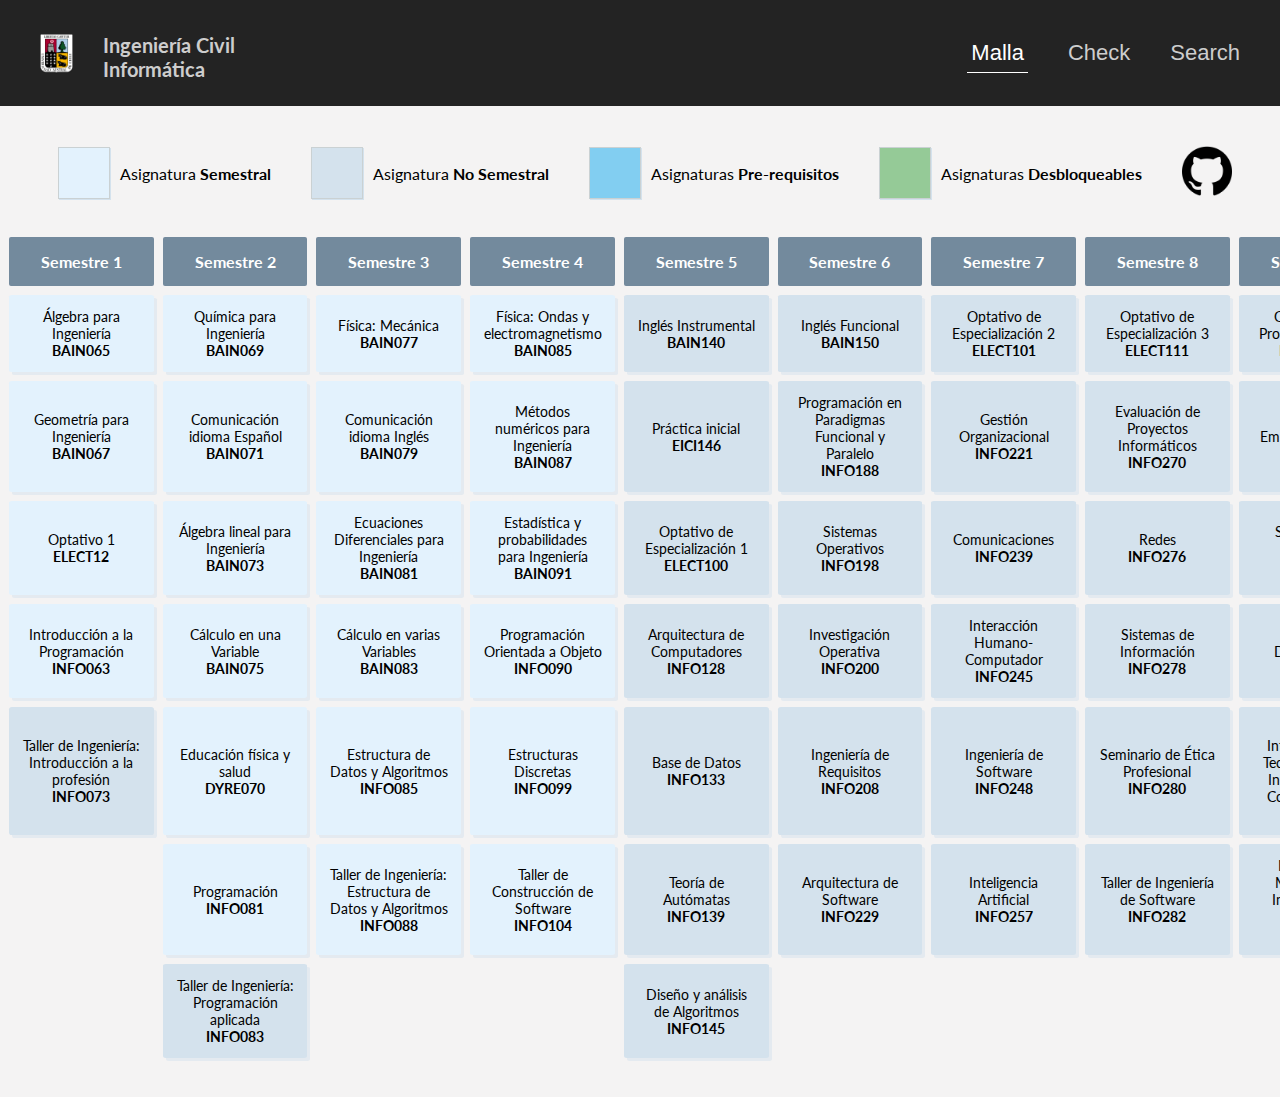
<file: web/index.html>
<!DOCTYPE html>
<html lang="es">
  <head>
    <meta charset="UTF-8" />
    <meta name="viewport" content="width=device-width, initial-scale=1.0" />
    <meta http-equiv="X-UA-Compatible" content="ie=edge" />

    <title>Malla Informática Uach</title>
    <link rel="stylesheet" href="./css/estilos.css" />
    <link rel="stylesheet" href="./css/navb.css" />
    <link
      href="https://fonts.googleapis.com/css?family=Lato:400,700"
      rel="stylesheet"
      type="text/css"
    />
    <link rel="icon" type="image/png" href="image/logoUach.png" />
  </head>
  <body>
    <nav class="menu-container">
      <!-- burger menu -->
      <input type="checkbox" aria-label="Toggle menu" />
      <span></span>
      <span></span>
      <span></span>

      <!-- logo -->
      <div></div>
      <a
        href="https://www.uach.cl/dw/admision/plandeestudio.php?car=1708"
        class="menu-logo"
      >
        <img src="image/logoUach.png" alt="logoUach" />
      </a>
      <h1 class="title" id="carrera" style="font-size: 20px"></h1>

      <!-- menu items -->
      <div class="menu">
        <ul></ul>
        <ul>
          <li>
            <a href="./index.html" style="padding: 7px 4px" class="active">
              Malla
            </a>
          </li>
          <li>
            <a href="./check.html"> Check </a>
          </li>
          <li>
            <a href="./search.html"> Search </a>
          </li>
        </ul>
      </div>
    </nav>
    <main style="padding-bottom: 30px">
      <div style="margin-top: 5px" class="infografia">
        <div class="align-infografia">
          <div class="square" style="background-color: var(--semestral)"></div>
          <p>Asignatura <b>Semestral</b></p>
        </div>
        <div class="align-infografia">
          <div
            class="square"
            style="background-color: var(--no-semestral)"
          ></div>
          <p>Asignatura <b>No Semestral</b></p>
        </div>
        <div class="align-infografia">
          <div
            class="square"
            style="background-color: var(--prerequisito)"
          ></div>
          <p>Asignaturas <b>Pre-requisitos</b></p>
        </div>
        <div class="align-infografia">
          <div class="square" style="background-color: var(--post)"></div>
          <p>Asignaturas <b>Desbloqueables</b></p>
        </div>
        <div class="align-infografia">
          <a href="https://github.com/alexbgh1/malla-informatica-uach">
            <img
              class="square"
              style="box-shadow: none; border: none"
              src="image/logoGithub.png"
              width="50px"
            />
          </a>
        </div>
      </div>
      <div class="container">
        <table>
          <thead>
            <tr id="semestres">
              <!-- codigo.js inserta semestres -->
            </tr>
          </thead>
          <tbody id="info-semestres">
            <!-- codigo.js inserta la información de cada semestre -->
          </tbody>
        </table>
      </div>
    </main>
    <script src="./js/code.js" type="module"></script>
  </body>
</html>
</file>
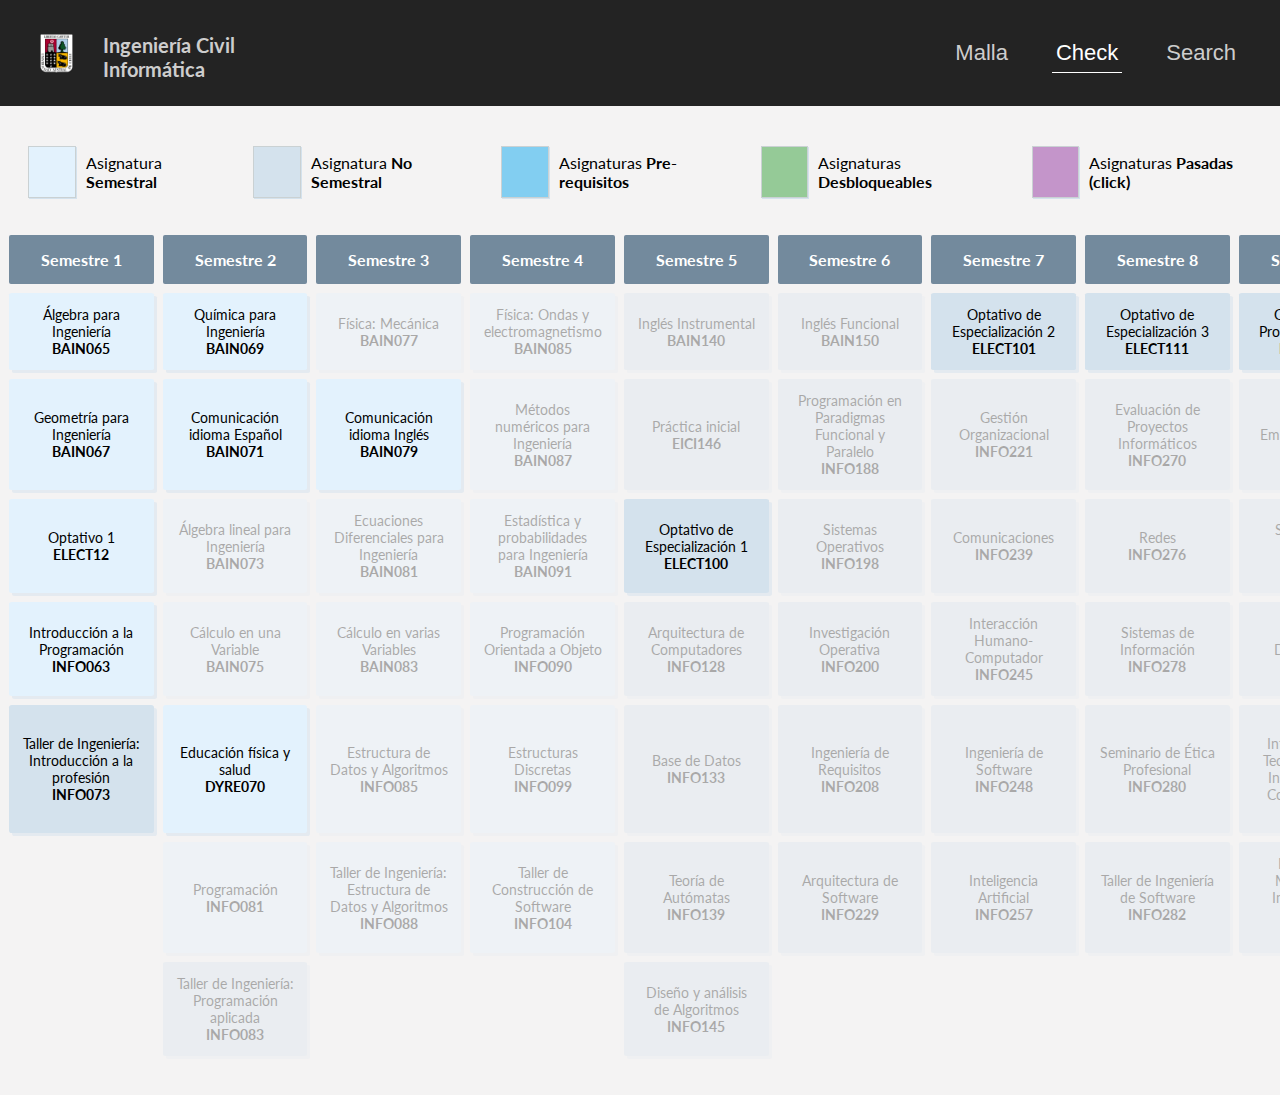
<file: web/check.html>
<!DOCTYPE html>
<html lang="es">
<head>
    <meta charset="UTF-8">
    <meta name="viewport" content="width=device-width, initial-scale=1.0">
    <meta http-equiv="X-UA-Compatible" content="ie=edge">

    <title>Malla Informática Uach</title>
    <link rel="stylesheet" href="./css/estilos.css">
    <link rel="stylesheet" href="./css/estilos_check.css">
    <link rel="stylesheet" href="./css/navb.css">
    <link href='https://fonts.googleapis.com/css?family=Lato:400,700' rel='stylesheet' type='text/css'>
    <link rel="icon" type="image/png" href="image/logoUach.png" />
</head>
<body>
    <nav class="menu-container">
        <!-- burger menu -->
        <input type="checkbox" aria-label="Toggle menu" />
        <span></span>
        <span></span>
        <span></span>
        
        <!-- logo -->
        <div></div>
        <a href="https://www.uach.cl/dw/admision/plandeestudio.php?car=1708" class="menu-logo">
            <img src="image/logoUach.png" alt="logoUach"/>
        </a>
        <h1 class="title" id ="carrera" style="font-size: 20px;"></h1>
        
        <!-- menu items -->
        <div class="menu">
            <ul>
            </ul>
            <ul>
            <li>
                <a href="./index.html" style="padding:7px 4px">
                Malla
                </a>
            </li>
            <li>
                <a href="./check.html" style="padding:7px 4px" class="active">
                Check
                </a>
            </li>
            <li>
                <a href="./search.html" style="padding:7px 4px">
                Search
                </a>
            </li>
            </ul>
        </div>
    </nav>
    <main style="padding-bottom: 30px;">
        <div style="margin-top: 5px;" class="infografia">
            <div class="align-infografia">
                <div class="square" style="background-color: var(--semestral);"></div>
                <p>Asignatura <b>Semestral</b></p>
            </div>
            <div class="align-infografia">
                <div class="square" style="background-color: var(--no-semestral);"></div>
                <p>Asignatura <b>No Semestral</b></p>
            </div>
            <div class="align-infografia">
                <div class="square" style="background-color: var(--prerequisito);"></div>
                <p>Asignaturas <b>Pre-requisitos</b></p>
            </div>
            <div class="align-infografia">
                <div class="square" style="background-color: var(--post);"></div>
                <p>Asignaturas <b>Desbloqueables</b></p>
            </div>
            <div class="align-infografia">
                <div class="square" style="background-color: var(--clicked);"></div>
                <p>Asignaturas <b>Pasadas (click)</b></p>
            </div>            
        </div>
        <div class="container">
            <table>
                <thead>
                    <tr id="semestres">
                        <!-- codigo.js inserta semestres -->
                    </tr>
                </thead>
                <tbody id="info-semestres">
                    <!-- codigo.js inserta la información de cada semestre -->
                </tbody>
            </table>
        </div>


    </main>
    <script src="./js/code_check.js" type="module"></script>
</body>
</html>
</file>
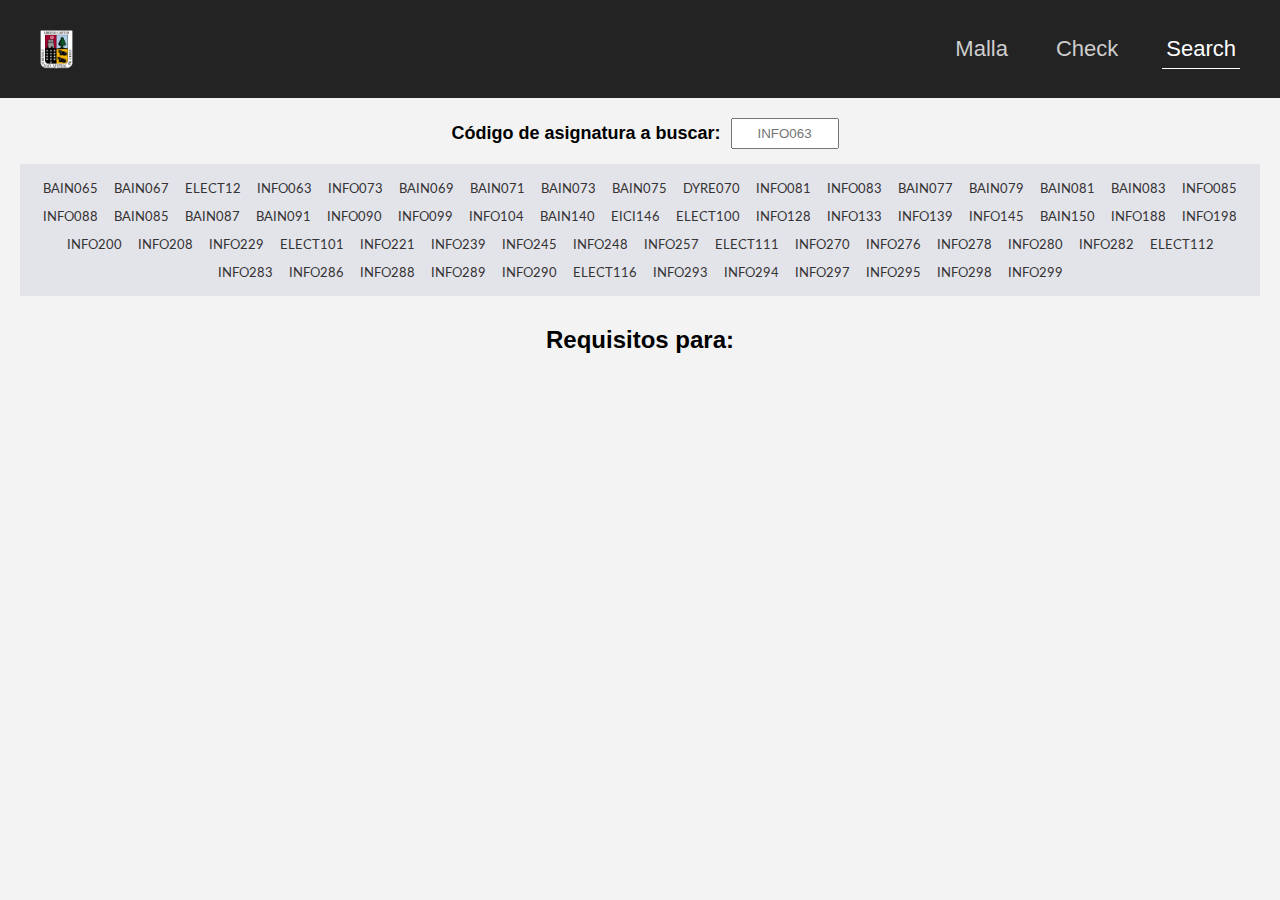
<file: web/search.html>
<!DOCTYPE html>
<html lang="es">
  <head>
    <meta charset="UTF-8" />
    <meta name="viewport" content="width=device-width, initial-scale=1.0" />
    <meta http-equiv="X-UA-Compatible" content="ie=edge" />

    <title>Malla Informática Uach</title>
    <link rel="stylesheet" href="./css/estilos.css" />
    <link rel="stylesheet" href="./css/estilos_search.css" />
    <link rel="stylesheet" href="./css/navb.css" />
    <link
      href="https://fonts.googleapis.com/css?family=Lato:400,700"
      rel="stylesheet"
      type="text/css"
    />
    <link rel="icon" type="image/png" href="image/logoUach.png" />
  </head>
  <body>
    <nav class="menu-container">
      <!-- burger menu -->
      <input type="checkbox" aria-label="Toggle menu" />
      <span></span>
      <span></span>
      <span></span>

      <!-- logo -->
      <div></div>
      <a
        href="https://www.uach.cl/dw/admision/plandeestudio.php?car=1708"
        class="menu-logo"
      >
        <img src="image/logoUach.png" alt="logoUach" />
      </a>
      <h1 class="title" id="carrera" style="font-size: 20px"></h1>

      <!-- menu items -->
      <div class="menu">
        <ul></ul>
        <ul>
          <li>
            <a href="./index.html" style="padding: 7px 4px"> Malla </a>
          </li>
          <li>
            <a href="./check.html" style="padding: 7px 4px"> Check </a>
          </li>
          <li>
            <a href="./search.html" style="padding: 7px 4px" class="active">
              Search
            </a>
          </li>
        </ul>
      </div>
    </nav>
    <main style="padding-bottom: 30px">
      <div>
        <div class="input-codigo">
          <label for="buscar-codigo">Código de asignatura a buscar:</label>
          <input
            id="buscar-codigo"
            onkeyup="filterCodigo()"
            placeholder="INFO063"
          />
        </div>
        <div class="todos-los-ramos"></div>
      </div>
      <div class="requisitos-container">
        <h2>Requisitos para: <span class="codigo-requisitos"></span></h2>
        <div class="requisitos" style="display: none">
          <table class="tabla-requisitos">
            <thead>
              <tr>
                <!-- codigo.js inserta semestres -->
                <th>Semestre</th>
                <th>Nombre</th>
                <th>Código</th>
              </tr>
            </thead>
            <tbody>
              <!-- codigo.js inserta la información de cada semestre -->
            </tbody>
          </table>
        </div>
      </div>
    </main>
    <script src="./js/code_search.js"></script>
  </body>
</html>
</file>
<file: web/css/estilos.css>
:root {
  --semestral: #e3f2fd;
  --no-semestral: #d4e2ed;
  --prerequisito: #82cef1;
  --hoverOn: rgb(184, 181, 180);
  --post: #95ca97;
}

body {
  background-color: rgb(244, 243, 243);
}
h1 {
  font-family: "Lato", sans-serif;
  font-weight: 700;
}

p {
  font-family: "Lato", sans-serif;
  font-weight: 400;
}

table {
  border-collapse: separate;
  border-spacing: 9.5px;
  table-layout: fixed;
  width: 1700px;
}
@media (min-width: 1600px) {
  table {
    width: 100%;
  }
}

thead {
  background-color: #738a9d;
  color: white;
}
table td {
  font-size: 90%;
}
table tr td {
  padding: 0.3rem;
}

tr {
  border-bottom: none;
}

th {
  font-family: "Lato", sans-serif;
  font-weight: 700;
  padding: 15px 5px;
  display: table-cell;
  text-align: center;
  vertical-align: middle;
  border-radius: 2px;
}
td {
  font-family: "Lato", sans-serif;
  font-weight: 400;
  text-align: center;
  padding: 0.3rem;
}
.up {
  display: flex;
  margin-left: 10px;
  justify-content: center;
}

.title {
  font-weight: bold;
  margin-left: 10px;
  margin-bottom: 5px;
}

.card-panel {
  opacity: 1;
  padding: 13px;
  cursor: default;
  border-radius: 2%;
  box-shadow: 3px 3px #d4e2ed80;
}

.no-semestral {
  background-color: var(--no-semestral);
}

.semestral {
  background-color: var(--semestral);
}

.hoverOn {
  background-color: var(--hoverOn) !important;
  color: white;
  box-sizing: border-box;
  cursor: default;
}

.prerequisito {
  background-color: var(--prerequisito) !important;
  color: white;
}
.post {
  background-color: var(--post) !important;
  color: white;
}

.square {
  height: 50px;
  width: 50px;
  border: 1px rgb(202, 209, 211) solid;
  box-shadow: 1px 1px var(--no-semestral);
  margin: 10px 10px 10px 20px;
}

.infografia {
  margin: 0px 8px 8px 8px;
  display: flex;
  justify-content: center;
}

@media (max-width: 850px) {
  .infografia {
    flex-direction: column;
  }
  .up a img {
    margin-top: 28px;
  }
}

img {
  margin-top: 2px;
}

.align-infografia {
  display: flex;
  flex-direction: row;
  align-items: center;
  margin: 10px;
}

.container{
  overflow-x: auto;
}
</file>
<file: web/css/navb.css>
body {
    overflow-x: hidden;
    font-family: Sans-Serif;
    margin: 0;
  }
  
  .menu-container {
    position: relative;
    display: flex;
    align-items: center;
    margin-bottom: 20px;
    background: #232323;
    color: #cdcdcd;
    padding: 20px;
    z-index: 1;
    -webkit-user-select: none;
    user-select: none;
    box-sizing: border-box;
  }
  
  .menu-logo {
    line-height: 0;
    margin: 0 20px;
  }
  
  .menu-logo img {
    max-height: 40px;
    max-width: 100px;
    flex-shrink: 0;
  }
  
  .menu-container a {
    text-decoration: none;
    color: #cdcdcd;
    transition: color 0.3s ease;
  }
  

  .menu-container a:hover {
    color: #738a9d;
  }
  
  .menu-container input {
    display: block;
    width: 35px;
    height: 25px;
    margin: 0;
    position: absolute;
    cursor: pointer;
    opacity: 0; /* hide this */
    z-index: 2; /* and place it over the hamburger */
    -webkit-touch-callout: none;
  }
  
  /* Burger menu */
  .menu-container span {
    display: block;
    width: 33px;
    height: 4px;
    margin-bottom: 5px;
    position: relative;
    background: #cdcdcd;
    border-radius: 3px;
    z-index: 1;
    transform-origin: 4px 0px;
    transition: transform 0.5s cubic-bezier(0.77,0.2,0.05,1.0),
                background 0.5s cubic-bezier(0.77,0.2,0.05,1.0),
                opacity 0.55s ease;
  }
  
  .menu-container span:first-child {
    transform-origin: 0% 0%;
  }
  
  .menu-container span:nth-child(3) {
    transform-origin: 0% 100%;
  }
  
  .menu-container input:checked ~ span {
    opacity: 1;
    transform: rotate(45deg) translate(3px,-1px);
    background: #ffffff;
  }
  
  .menu-container input:checked ~ span:nth-child(4) {
    opacity: 0;
    transform: rotate(0deg) scale(0.2, 0.2);
  }
  
  .menu-container input:checked ~ span:nth-child(3) {
    transform: rotate(-45deg) translate(-5px,11px);
  }
  
  .menu ul {
    list-style: none;
  }
  
  .menu li {
    padding: 10px 0;
    font-size: 22px;
  }
  
  /* mobile styles */
  @media only screen and (max-width: 767px) { 
    .menu-container {
      flex-direction: column;
      align-items: flex-end;
    }
    
    .menu-logo {
      position: absolute;
      left: 0;
      top: 50%;
      transform: translateY(-50%);
    }
  
    .menu-logo img {
      max-height: 30px;
    }
  
    .menu {
      display: none;
      position: absolute;
      box-sizing: border-box;
      width: 300px;
      right: -300px;
      top: 0;
      margin: -20px;
      padding: 75px 50px 50px;
      background: #1f1f1f;
      -webkit-font-smoothing: antialiased;
      /* to stop flickering of text in safari */
      transform-origin: 0% 0%;
      transform: translateX(0%);
      transition: transform 0.5s cubic-bezier(0.77,0.2,0.05,1.0);
    }

    .active{
      color: #000000 !important;
      border-bottom: 1px solid white;
    }

  
    .menu-container input:checked ~ .menu {
      transform: translateX(-100%);
      display: block;
    }
  }
  
  /* desktop styles */
  @media only screen and (min-width: 768px) { 
    .menu-container {
      width: 100%;
    }
  
    .menu-container a {
      color: #cdcdcd;
    }
  
    .menu-container input {
      display: none;
    }
  
    /* Burger menu */
    .menu-container span {
      display: none;
    }
  
    .menu {
      position: relative;
      width: 100%;
      display: flex;
      justify-content: space-between;
    }
  
    .menu ul {
      display: flex;
      padding: 0;
    }
  
    .menu li {
      padding: 0 20px;
    }
  }

.active{
  color: #ffffff !important;
  border-bottom: 1px solid white;
}

/* scroll bar */
::-webkit-scrollbar {
  height: 4px;              /* height of horizontal scrollbar ← You're missing this */
  width: 4px;               /* width of vertical scrollbar */
  border: 1px solid #000000;
}
::-webkit-scrollbar-track {
  border-radius: 0;
  background: #eeeeee;
}

::-webkit-scrollbar-thumb {
  border-radius: 0;
  background: #b0b0b0;
}
</file>
<file: web/css/estilos_check.css>
:root{
  --clicked: #c495ca;
}

.card-panel {
  opacity: 0.3;
  padding: 13px;
  cursor: default;
  border-radius: 2%;
  box-shadow: 3px 3px #d4e2ed80;
}
.square {
  height: 50px;
  width: 50px;
  border: 1px rgb(202, 209, 211) solid;
  box-shadow: 1px 1px var(--no-semestral);
  margin: 10px 10px 10px 10px;
}

.d {
  opacity: 1;
}

.clicked {
  opacity: 1;
  background-color: var(--clicked);
  color: white;
}
</file>
<file: web/css/estilos_search.css>
/* Filtrar código */
.input-codigo {
  display: flex;
  justify-content: center;
  margin: 15px;
}

.input-codigo > label {
  font-size: large;
  font-weight: bold;
  margin: 5px 10px;
}

#buscar-codigo {
  display: flex;
  text-align: center;
  width: 100px;
}

/* Mostrar asignaturas disponibles */
.todos-los-ramos {
  display: flex;
  flex-wrap: wrap;
  justify-content: center;
  background-color: rgb(227, 228, 234);
  padding: 10px 10px;
  margin: 0 20px;
}
.todos-los-ramos > p {
  font-size: small;
  color: rgb(53, 51, 51);
  margin: 6px 8px;
}

.todos-los-ramos > p:hover {
  font-weight: bold;
  font-size: smaller;
  margin: 5px 7px;
  cursor: pointer;
}
.todos-los-ramos > p:target {
  background-color: red !important;
}

/* Requisitos container */
.requisitos-container {
  display: flex;
  flex-wrap: wrap;
  justify-content: center;
  padding: 10px 0px;
  margin: 0 20px;
}

/* Tabla requisitos */
.requisitos {
  max-width: 100%;
}

.tabla-requisitos {
  max-width: 100%;
}
/* Querys */
@media (max-width: 850px) {
  .input-codigo > label {
    font-size: medium;
    font-weight: bold;
    margin: 5px 10px;
  }
}

.tabla-requisitos thead tr th:nth-child(1) {
  /* min width 20%*/
  width: 74px;
}
.tabla-requisitos thead tr,
.tabla-requisitos tbody tr {
  font-size: 16px;
  word-break: break-word;
}
</file>
